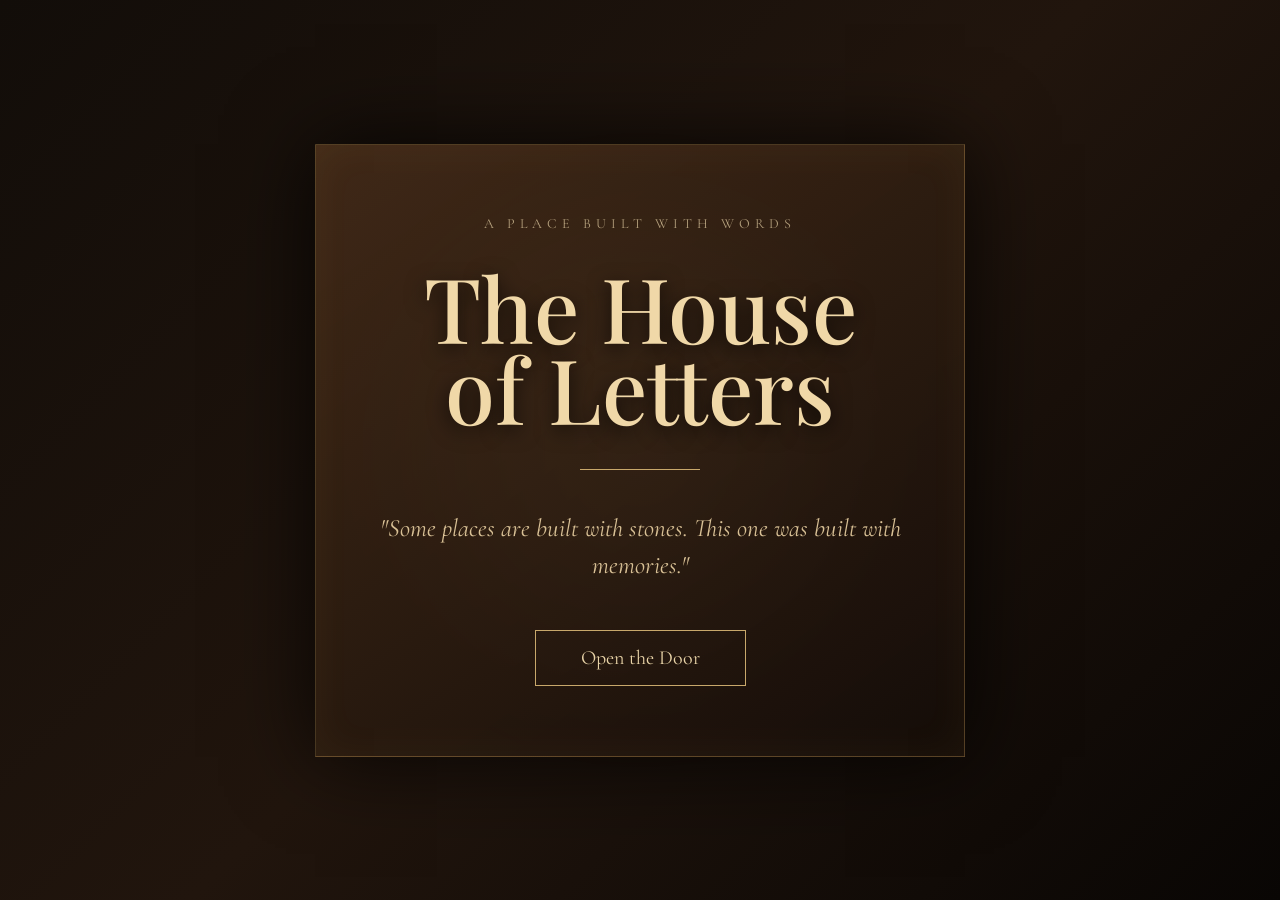
<file: index.html>
<!DOCTYPE html>
<html lang="en">
<head>
    <meta charset="UTF-8">
    <meta name="viewport" content="width=device-width, initial-scale=1.0">

    <title>The House of Letters</title>

    <link rel="stylesheet" href="style.css">
</head>

<body>

    <main class="cover">

        <div class="candle-glow"></div>

        <section class="book-cover">

            <p class="small-title">
                A place built with words
            </p>

            <h1>
                The House<br>
                of Letters
            </h1>

            <div class="divider"></div>

            <p class="quote">
                "Some places are built with stones.
                This one was built with memories."
            </p>

            <button onclick="enterHouse()">
                Open the Door
            </button>

        </section>

    </main>


    <script src="script.js"></script>

</body>
</html>
</file>
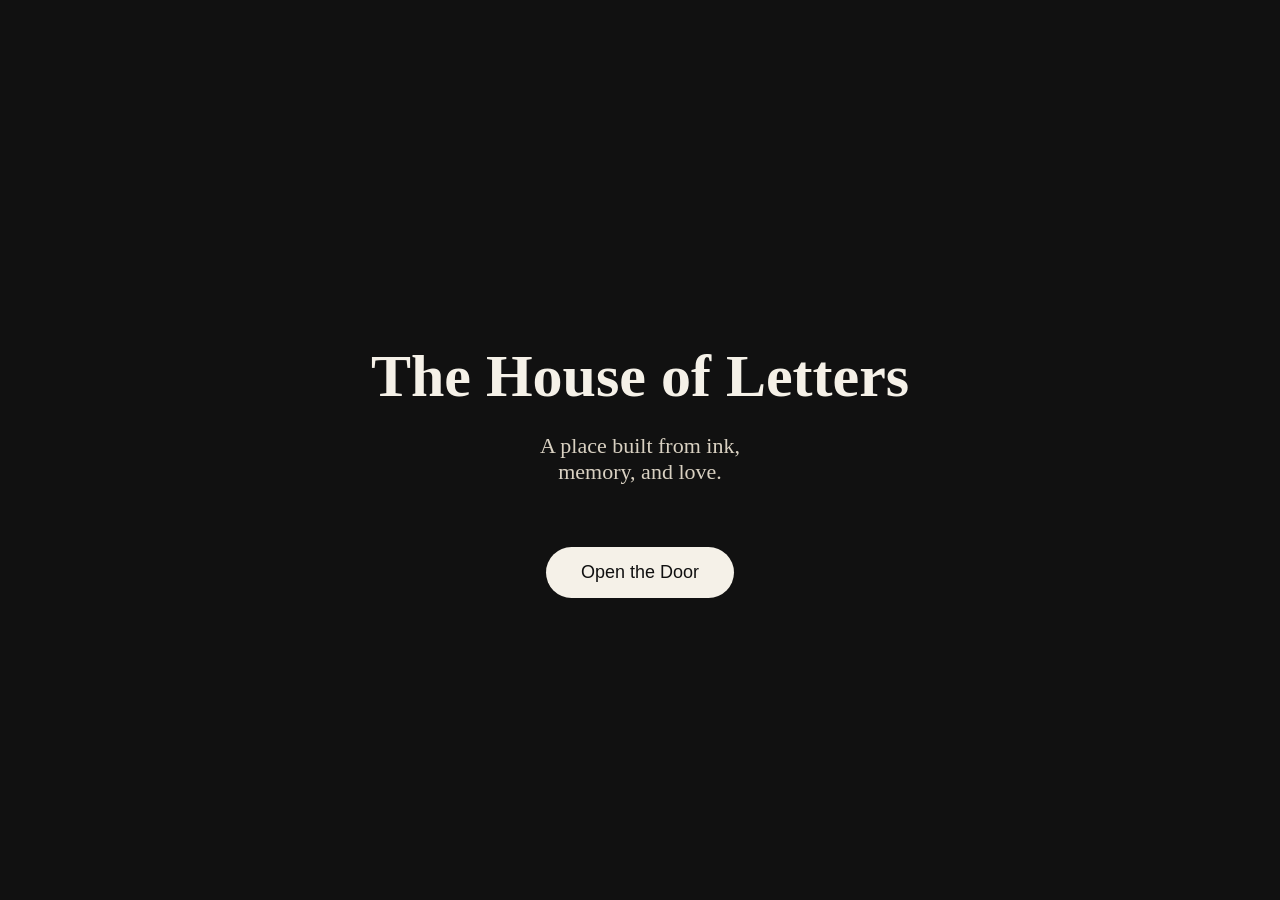
<file: Index.html>
<!DOCTYPE html>
<html lang="en">
<head>
    <meta charset="UTF-8">
    <meta name="viewport" content="width=device-width, initial-scale=1.0">
    <title>The House of Letters</title>

    <style>
        body{
            margin:0;
            background:#111;
            color:#f5f1e8;
            font-family:Georgia, serif;

            display:flex;
            justify-content:center;
            align-items:center;

            height:100vh;
            text-align:center;
        }

        h1{
            font-size:60px;
            margin-bottom:15px;
        }

        p{
            font-size:22px;
            color:#d9d1c2;
        }

        button{
            margin-top:40px;
            padding:15px 35px;
            font-size:18px;

            border:none;
            cursor:pointer;

            background:#f5f1e8;
            color:#111;

            border-radius:40px;
        }

        button:hover{
            transform:scale(1.05);
        }
    </style>
</head>

<body>

<div>

<h1>The House of Letters</h1>

<p>
A place built from ink,<br>
memory, and love.
</p>

<button>Open the Door</button>

</div>

</body>

</html>
</file>
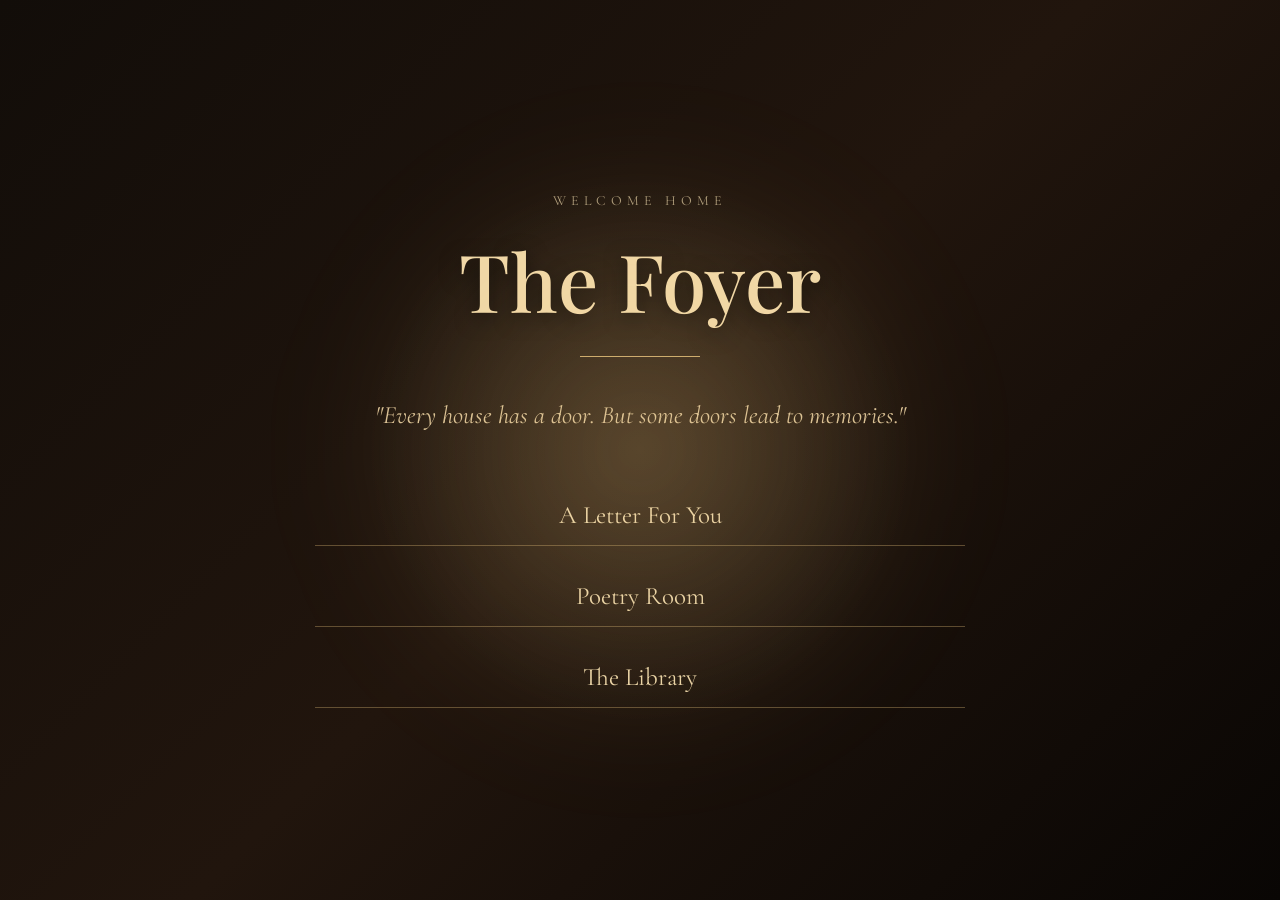
<file: foyer.html>
<!DOCTYPE html>
<html lang="en">

<head>

    <meta charset="UTF-8">
    <meta name="viewport" content="width=device-width, initial-scale=1.0">

    <title>The Foyer | The House of Letters</title>

    <link rel="stylesheet" href="style.css">

</head>


<body>


<main class="foyer">


    <div class="foyer-light"></div>


    <section class="entrance">


        <p class="small-title">
            Welcome Home
        </p>


        <h1>
            The Foyer
        </h1>


        <div class="divider"></div>


        <p class="quote">
            "Every house has a door.
            But some doors lead to memories."
        </p>


        <nav>


            <a href="letter.html">
                A Letter For You
            </a>


            <a href="poetry.html">
                Poetry Room
            </a>


            <a href="library.html">
                The Library
            </a>


        </nav>


    </section>


</main>


</body>

</html>
</file>
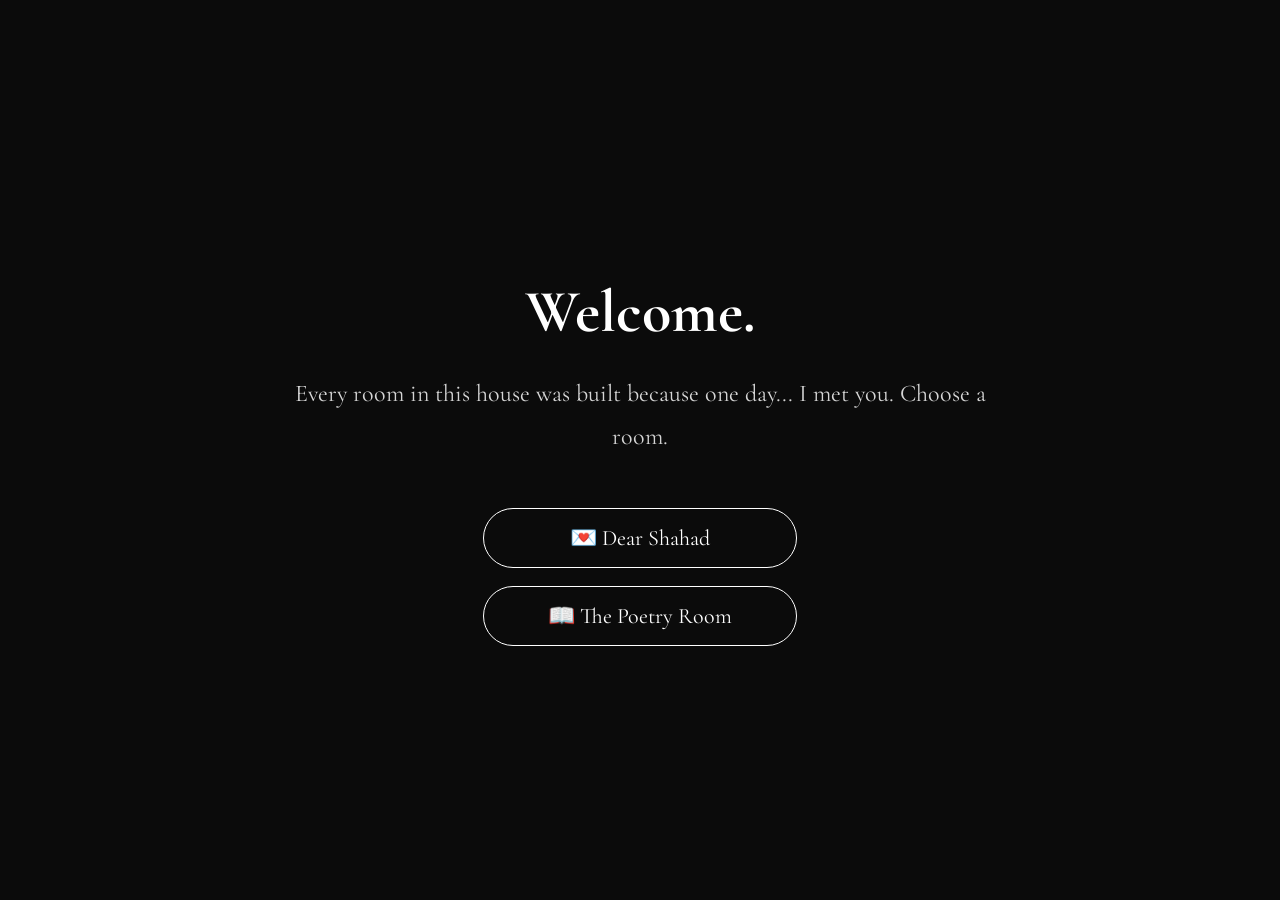
<file: letter.html>
<!DOCTYPE html>
<html lang="en">
<head>
<meta charset="UTF-8">
<meta name="viewport" content="width=device-width, initial-scale=1.0">
<title>The House of Letters</title>

<link rel="preconnect" href="https://fonts.googleapis.com">
<link rel="preconnect" href="https://fonts.gstatic.com" crossorigin>
<link href="https://fonts.googleapis.com/css2?family=Cormorant+Garamond:wght@400;600&display=swap" rel="stylesheet">

<style>

body{
background:#0b0b0b;
color:white;
font-family:'Cormorant Garamond',serif;
display:flex;
justify-content:center;
align-items:center;
height:100vh;
margin:0;
}

.container{
text-align:center;
max-width:700px;
padding:40px;
}

h1{
font-size:60px;
margin-bottom:20px;
}

p{
font-size:24px;
color:#d5d5d5;
line-height:1.8;
margin-bottom:50px;
}

a{
display:block;
width:280px;
margin:18px auto;
padding:16px;
border:1px solid white;
border-radius:50px;
text-decoration:none;
color:white;
transition:.3s;
font-size:22px;
}

a:hover{
background:white;
color:black;
}

</style>

</head>

<body>

<div class="container">

<h1>Welcome.</h1>

<p>

Every room in this house was built because one day...

I met you.

Choose a room.

</p>

<a href="letter.html">💌 Dear Shahad</a>

<a href="letter.html">📖 The Poetry Room</a>

</div>

</body>

</html>
</file>
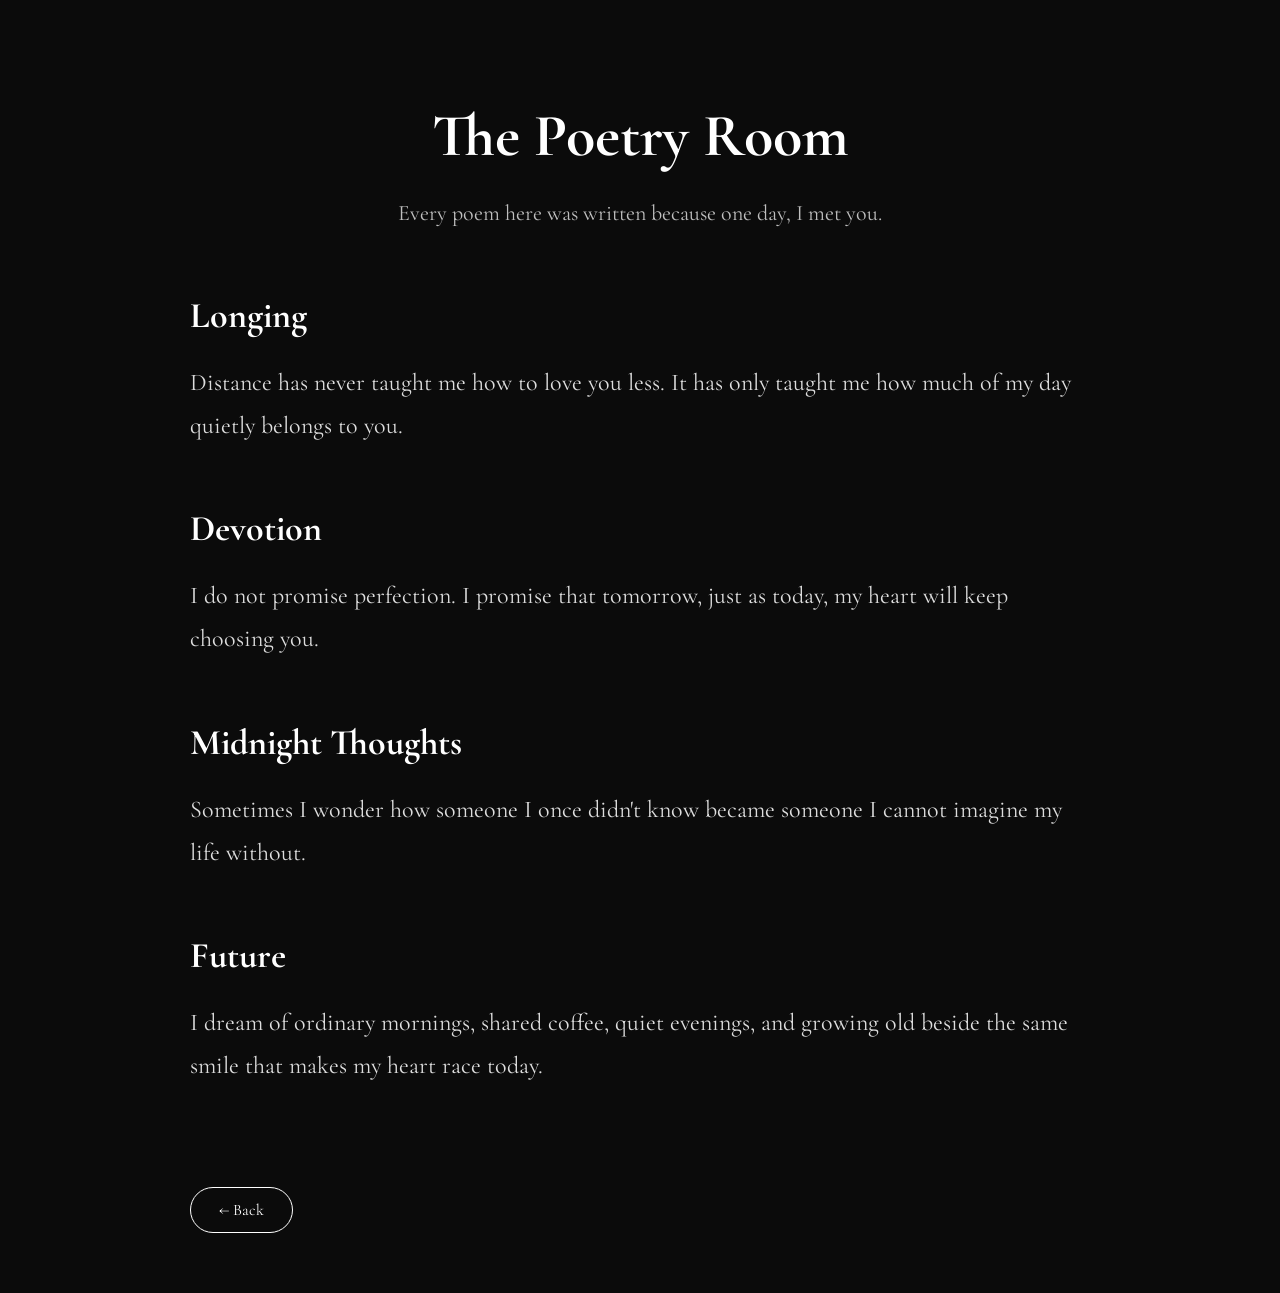
<file: poetry.html>
<!DOCTYPE html>
<html lang="en">
<head>
<meta charset="UTF-8">
<meta name="viewport" content="width=device-width, initial-scale=1.0">
<title>The Poetry Room</title>

<link rel="preconnect" href="https://fonts.googleapis.com">
<link rel="preconnect" href="https://fonts.gstatic.com" crossorigin>
<link href="https://fonts.googleapis.com/css2?family=Cormorant+Garamond:wght@400;600&display=swap" rel="stylesheet">

<style>

body{
background:#0b0b0b;
color:white;
font-family:'Cormorant Garamond',serif;
max-width:900px;
margin:auto;
padding:60px 30px;
}

h1{
font-size:60px;
text-align:center;
margin-bottom:15px;
}

.subtitle{
text-align:center;
font-size:22px;
color:#bfbfbf;
margin-bottom:60px;
}

.section{
margin-bottom:60px;
}

h2{
font-size:36px;
margin-bottom:15px;
}

p{
font-size:24px;
line-height:1.8;
color:#dddddd;
}

a{
display:inline-block;
margin-top:40px;
color:white;
text-decoration:none;
border:1px solid white;
padding:12px 28px;
border-radius:30px;
}

</style>
</head>

<body>

<h1>The Poetry Room</h1>

<p class="subtitle">
Every poem here was written because one day, I met you.
</p>

<div class="section">
<h2>Longing</h2>
<p>
Distance has never taught me how to love you less.
It has only taught me how much of my day quietly belongs to you.
</p>
</div>

<div class="section">
<h2>Devotion</h2>
<p>
I do not promise perfection.
I promise that tomorrow, just as today, my heart will keep choosing you.
</p>
</div>

<div class="section">
<h2>Midnight Thoughts</h2>
<p>
Sometimes I wonder how someone I once didn't know became someone I cannot imagine my life without.
</p>
</div>

<div class="section">
<h2>Future</h2>
<p>
I dream of ordinary mornings, shared coffee, quiet evenings, and growing old beside the same smile that makes my heart race today.
</p>
</div>

<a href="letter.html">← Back</a>

</body>
</html>
</file>
<file: style.css>
@import url('https://fonts.googleapis.com/css2?family=Cormorant+Garamond:wght@300;400;500;600;700&family=Playfair+Display:wght@400;500;600;700&display=swap');


/* =========================
   GLOBAL
========================= */

* {
    margin: 0;
    padding: 0;
    box-sizing: border-box;
}


body {
    min-height: 100vh;
    background:
        radial-gradient(circle at center,
        rgba(255,220,150,0.12),
        transparent 35%),
        linear-gradient(
        135deg,
        #120d09,
        #21150d,
        #090604
        );

    color: #e8d3a7;
    font-family: "Cormorant Garamond", serif;

    overflow: hidden;
}


/* =========================
   COVER PAGE
========================= */

.cover {

    height: 100vh;
    width: 100%;

    display: flex;
    justify-content: center;
    align-items: center;

    position: relative;

}


/* candle light effect */

.candle-glow {

    position: absolute;

    width: 600px;
    height: 600px;

    background:
    radial-gradient(
        circle,
        rgba(255,200,120,0.25),
        transparent 65%
    );

    filter: blur(40px);

    animation: breathe 5s infinite alternate;

}


@keyframes breathe {

    from {
        opacity: .5;
        transform: scale(0.95);
    }

    to {
        opacity: 1;
        transform: scale(1.1);
    }

}



/* =========================
   BOOK COVER
========================= */


.book-cover {

    position: relative;

    width: min(90%, 650px);

    padding: 70px 50px;

    text-align: center;


    background:

    linear-gradient(
        145deg,
        rgba(70,45,25,0.85),
        rgba(20,12,8,0.95)
    );


    border:

    1px solid rgba(220,180,100,0.25);


    box-shadow:

    0 0 80px rgba(0,0,0,.8),
    inset 0 0 40px rgba(255,200,100,.05);


    animation: appear 2s ease;

}



@keyframes appear {

    from {
        opacity:0;
        transform:translateY(30px);
    }

    to {
        opacity:1;
        transform:translateY(0);
    }

}




/* =========================
   TEXT
========================= */


.small-title {

    letter-spacing: 5px;

    text-transform: uppercase;

    font-size: 14px;

    opacity: .7;

    margin-bottom: 35px;

}



h1 {

    font-family:
    "Playfair Display",
    serif;


    font-size:

    clamp(55px,8vw,90px);


    line-height: .9;

    font-weight: 500;


    color:#f0d8a8;

    text-shadow:

    0 5px 20px rgba(0,0,0,.7);

}



.divider {

    width:120px;

    height:1px;

    background:#c8a86b;

    margin:40px auto;

}



.quote {

    font-size:25px;

    font-style:italic;

    line-height:1.5;

    color:#d8c095;

    margin-bottom:45px;

}



/* =========================
   BUTTON
========================= */


button {


    background:transparent;


    border:

    1px solid #c8a86b;


    color:#e8d3a7;


    padding:

    15px 45px;


    font-family:

    "Cormorant Garamond",
    serif;


    font-size:20px;


    cursor:pointer;


    transition:.4s;


}



button:hover {


    background:#c8a86b;


    color:#160d07;


    box-shadow:

    0 0 30px rgba(200,168,107,.4);


}



/* =========================
   MOBILE
========================= */


@media(max-width:600px){


.book-cover {

    padding:50px 25px;

}


.quote {

    font-size:20px;

}


}
/* =========================
   FOYER
========================= */


.foyer {

    min-height:100vh;

    display:flex;

    justify-content:center;

    align-items:center;

    position:relative;

}



.foyer-light {

    position:absolute;

    width:700px;

    height:700px;

    background:

    radial-gradient(
        circle,
        rgba(255,210,130,.18),
        transparent 65%
    );

    filter:blur(50px);

}



.entrance {

    text-align:center;

    width:min(90%,650px);

    animation:appear 2s ease;

}



.entrance h1 {

    font-size:80px;

}



nav {

    margin-top:50px;

    display:flex;

    flex-direction:column;

    gap:20px;

}



nav a {

    color:#e8d3a7;

    text-decoration:none;

    border-bottom:1px solid rgba(200,168,107,.4);

    padding:15px;

    font-size:25px;

    transition:.4s;

}



nav a:hover {

    color:#fff;

    padding-left:25px;

}
</file>
